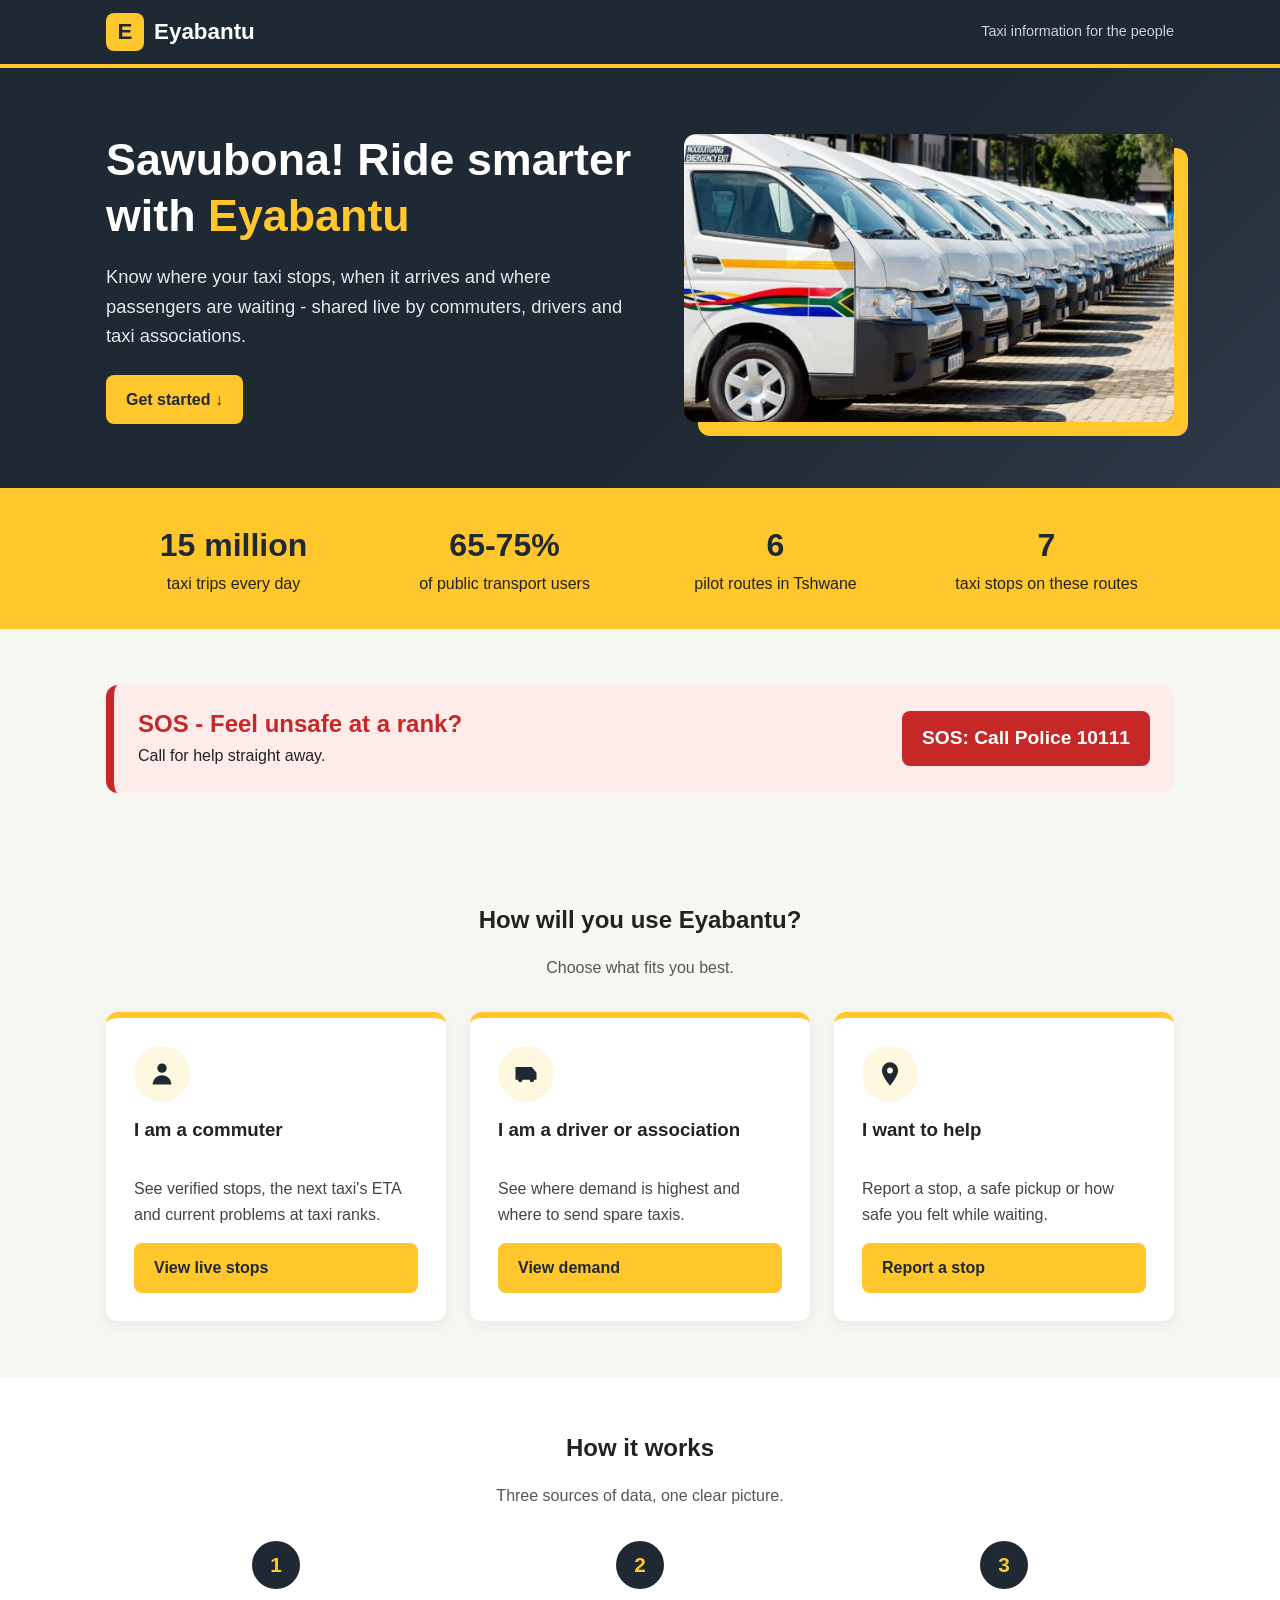
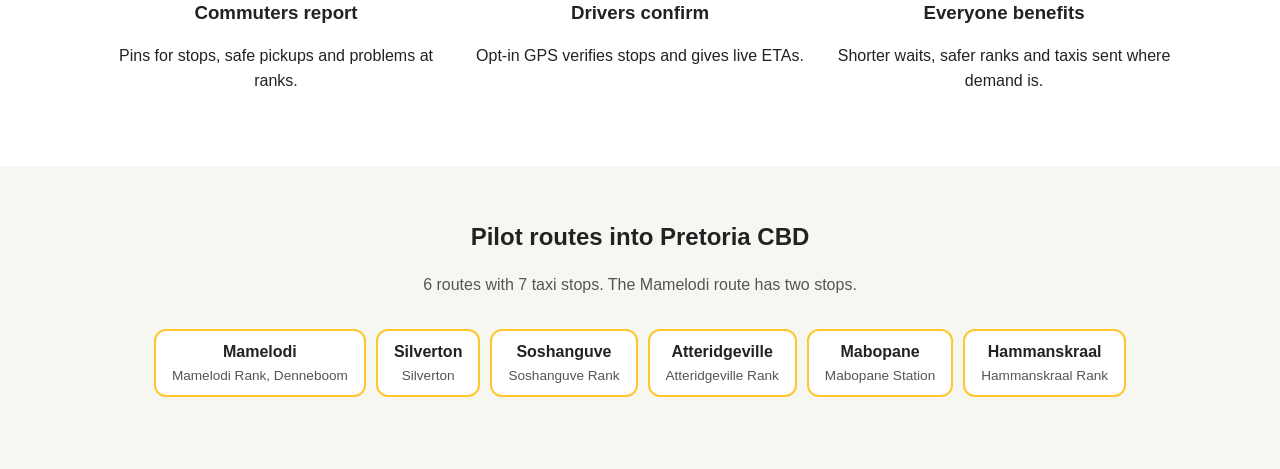
<file: index.html>
<!DOCTYPE html>
<html lang="en">
<head>
  <meta charset="UTF-8">
  <!-- Start page: forwards to the Eyabantu welcome page in templates/ (no JavaScript) -->
  <meta http-equiv="refresh" content="0; url=templates/index.html">
  <title>Eyabantu</title>
</head>
<body>
  <p>Opening Eyabantu... If nothing happens, <a href="templates/index.html">click here</a>.</p>
</body>
</html>
</file>
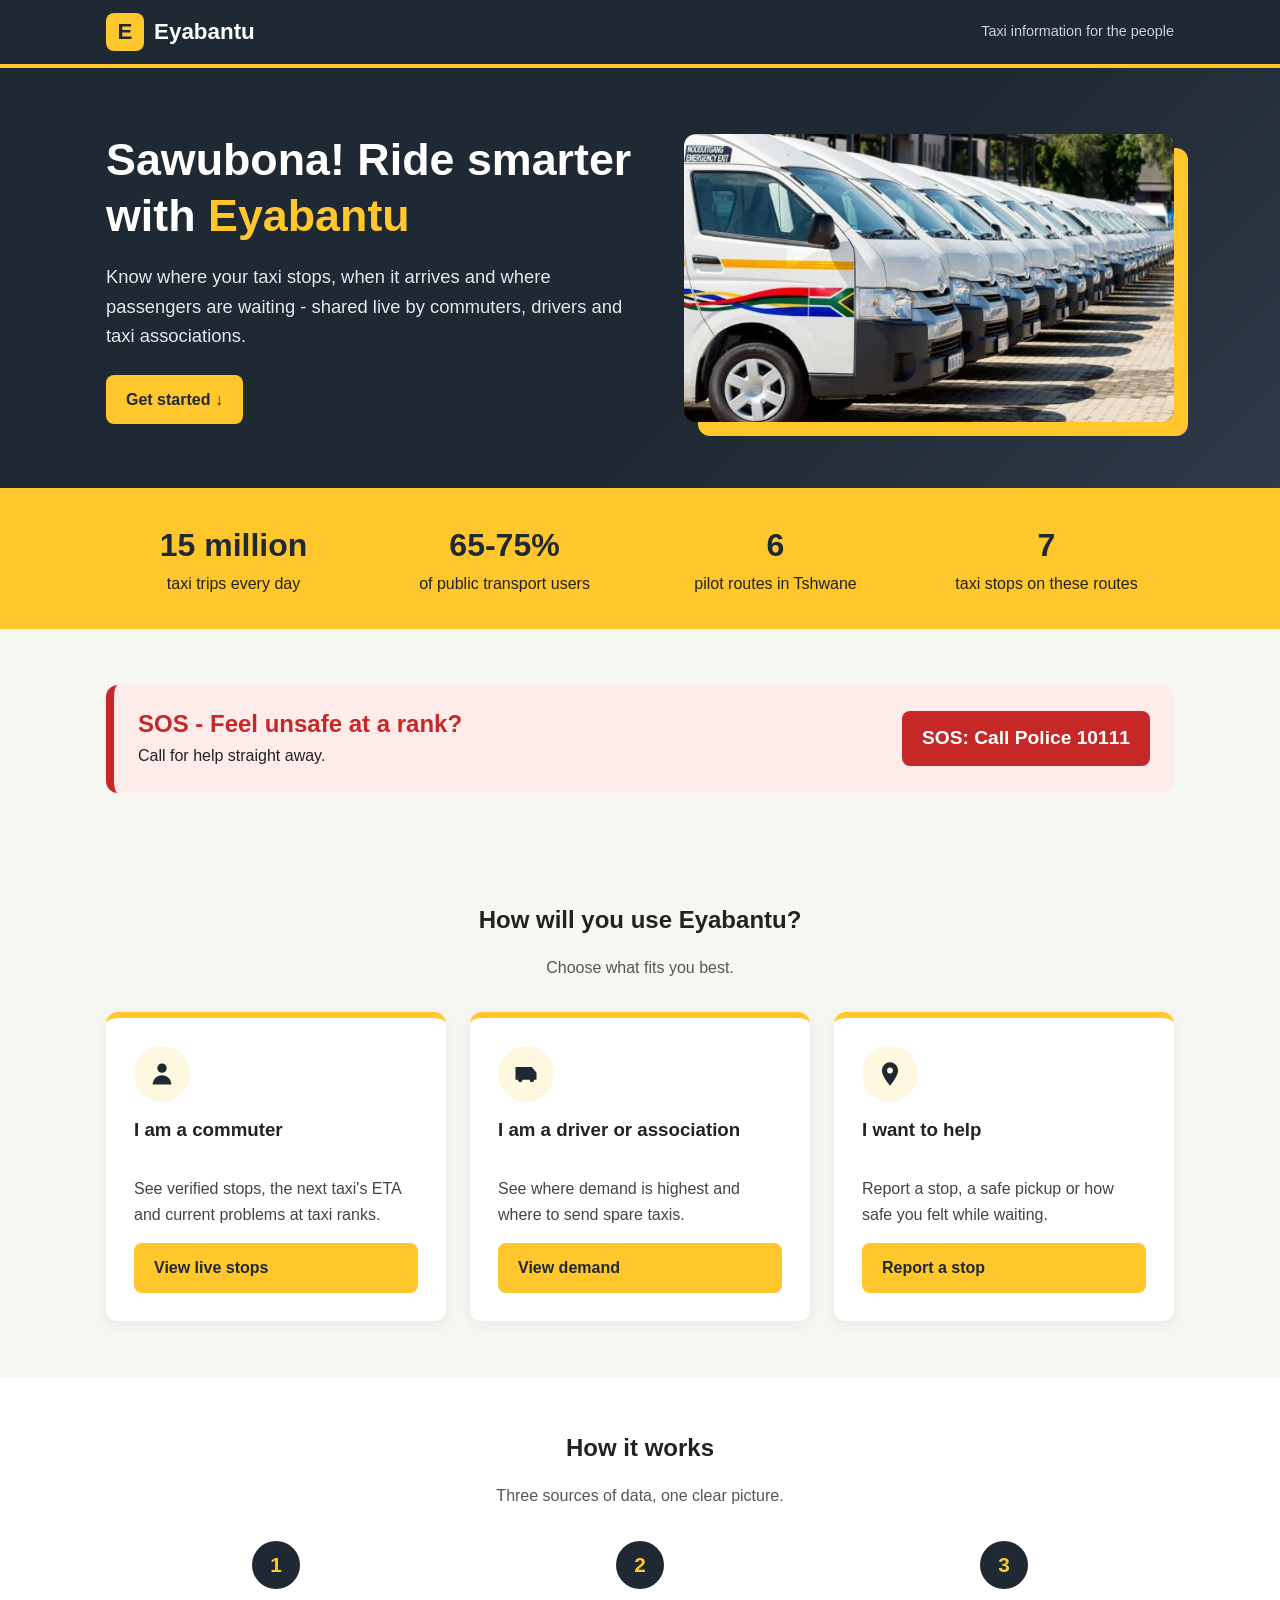
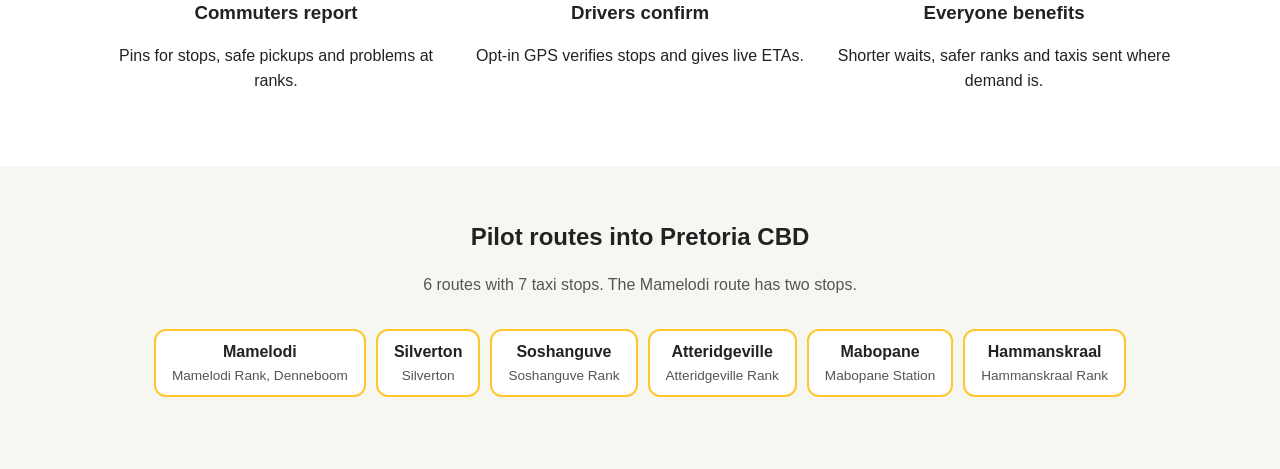
<file: templates/index.html>
<!DOCTYPE html>
<html lang="en">
<head>
  <meta charset="UTF-8">
  <meta name="viewport" content="width=device-width, initial-scale=1">
  <title>Welcome | Eyabantu</title>
  <link rel="stylesheet" href="../static/style.css">
</head>
<body>
  <header>
    <div class="wrap">
      <a href="index.html" class="brand"><span class="logo">E</span>Eyabantu</a>
      <span class="tagline">Taxi information for the people</span>
    </div>
  </header>

  <section class="hero">
    <div class="wrap">
      <div>
        <h1>Sawubona! Ride smarter with <span>Eyabantu</span></h1>
        <p>Know where your taxi stops, when it arrives and where passengers are waiting - shared live by commuters, drivers and taxi associations.</p>
        <a href="#choose" class="btn">Get started &darr;</a>
      </div>
      <img src="../static/taxis.jpg" alt="A row of white minibus taxis parked at a rank">
    </div>
  </section>

  <section class="stats" aria-label="Taxi industry facts">
    <div class="wrap">
      <div><strong>15 million</strong>taxi trips every day</div>
      <div><strong>65-75%</strong>of public transport users</div>
      <div><strong>6</strong>pilot routes in Tshwane</div>
      <div><strong>7</strong>taxi stops on these routes</div>
    </div>
  </section>

  <section class="band">
    <div class="wrap">
      <div class="sos" role="region" aria-labelledby="sos-title">
        <div>
          <h2 id="sos-title">SOS - Feel unsafe at a rank?</h2>
          <p>Call for help straight away.</p>
        </div>
        <a href="tel:10111" class="btn sos-btn">SOS: Call Police 10111</a>
      </div>
    </div>
  </section>

  <section class="band" id="choose">
    <div class="wrap">
      <div class="section-title">
        <h2>How will you use Eyabantu?</h2>
        <p>Choose what fits you best.</p>
      </div>
      <div class="grid3">
        <div class="block">
          <div class="icon" aria-hidden="true">
            <svg width="28" height="28" viewBox="0 0 24 24" fill="#1f2933"><circle cx="12" cy="7" r="4"/><path d="M4 21c0-4.4 3.6-8 8-8s8 3.6 8 8z"/></svg>
          </div>
          <h3>I am a commuter</h3>
          <p>See verified stops, the next taxi's ETA and current problems at taxi ranks.</p>
          <a href="stops.html" class="btn">View live stops</a>
        </div>
        <div class="block">
          <div class="icon" aria-hidden="true">
            <svg width="28" height="28" viewBox="0 0 24 24" fill="#1f2933"><path d="M3 6h14l4 5v6h-2a2 2 0 0 1-4 0H9a2 2 0 0 1-4 0H3z"/></svg>
          </div>
          <h3>I am a driver or association</h3>
          <p>See where demand is highest and where to send spare taxis.</p>
          <a href="demand.html" class="btn">View demand</a>
        </div>
        <div class="block">
          <div class="icon" aria-hidden="true">
            <svg width="28" height="28" viewBox="0 0 24 24" fill="#1f2933"><path d="M12 2a7 7 0 0 0-7 7c0 5 7 13 7 13s7-8 7-13a7 7 0 0 0-7-7zm0 9.5A2.5 2.5 0 1 1 12 6.5a2.5 2.5 0 0 1 0 5z"/></svg>
          </div>
          <h3>I want to help</h3>
          <p>Report a stop, a safe pickup or how safe you felt while waiting.</p>
          <a href="report.html" class="btn">Report a stop</a>
        </div>
      </div>
    </div>
  </section>

  <section class="band light">
    <div class="wrap">
      <div class="section-title">
        <h2>How it works</h2>
        <p>Three sources of data, one clear picture.</p>
      </div>
      <div class="grid3">
        <div class="step"><span class="num">1</span><h3>Commuters report</h3><p>Pins for stops, safe pickups and problems at ranks.</p></div>
        <div class="step"><span class="num">2</span><h3>Drivers confirm</h3><p>Opt-in GPS verifies stops and gives live ETAs.</p></div>
        <div class="step"><span class="num">3</span><h3>Everyone benefits</h3><p>Shorter waits, safer ranks and taxis sent where demand is.</p></div>
      </div>
    </div>
  </section>

  <section class="band">
    <div class="wrap">
      <div class="section-title">
        <h2>Pilot routes into Pretoria CBD</h2>
        <p>6 routes with 7 taxi stops. The Mamelodi route has two stops.</p>
      </div>
      <ul class="chips">
        <li>Mamelodi <span>Mamelodi Rank, Denneboom</span></li>
        <li>Silverton <span>Silverton</span></li>
        <li>Soshanguve <span>Soshanguve Rank</span></li>
        <li>Atteridgeville <span>Atteridgeville Rank</span></li>
        <li>Mabopane <span>Mabopane Station</span></li>
        <li>Hammanskraal <span>Hammanskraal Rank</span></li>
      </ul>
    </div>
  </section>
</body>
</html>
</file>
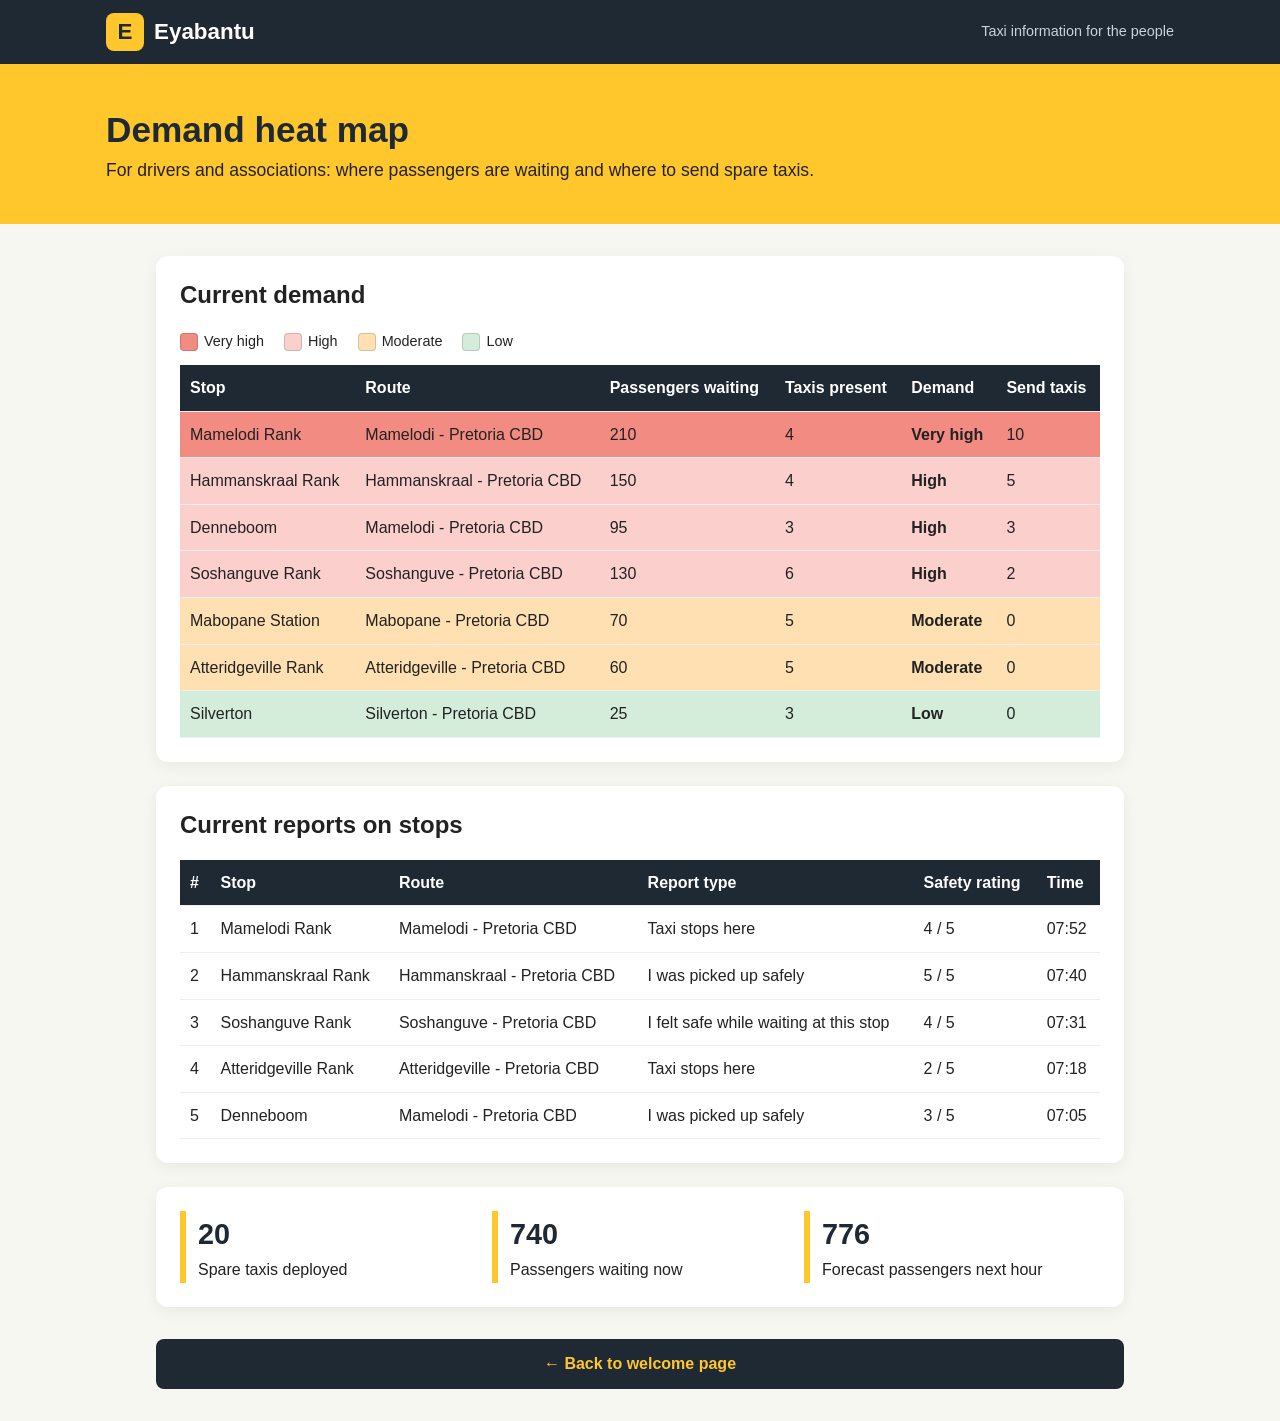
<file: templates/demand.html>
<!DOCTYPE html>
<html lang="en">
<head>
  <meta charset="UTF-8">
  <meta name="viewport" content="width=device-width, initial-scale=1">
  <title>Demand | Eyabantu</title>
  <link rel="stylesheet" href="../static/style.css">
</head>
<body>
  <header>
    <div class="wrap">
      <a href="index.html" class="brand"><span class="logo">E</span>Eyabantu</a>
      <span class="tagline">Taxi information for the people</span>
    </div>
  </header>
  <section class="page-banner">
    <div class="wrap">
      <h1>Demand heat map</h1>
      <p>For drivers and associations: where passengers are waiting and where to send spare taxis.</p>
    </div>
  </section>

  <main class="wrap">

    <section class="card">
      <h2>Current demand</h2>
      <ul class="legend" aria-label="Colour key">
        <li><span class="swatch very-high"></span>Very high</li>
        <li><span class="swatch high"></span>High</li>
        <li><span class="swatch moderate"></span>Moderate</li>
        <li><span class="swatch low"></span>Low</li>
      </ul>
      <table>
        <thead><tr><th>Stop</th><th>Route</th><th>Passengers waiting</th><th>Taxis present</th><th>Demand</th><th>Send taxis</th></tr></thead>
        <tbody>
          <tr class="very-high"><td>Mamelodi Rank</td><td>Mamelodi - Pretoria CBD</td><td>210</td><td>4</td><td><b>Very high</b></td><td>10</td></tr>
          <tr class="high"><td>Hammanskraal Rank</td><td>Hammanskraal - Pretoria CBD</td><td>150</td><td>4</td><td><b>High</b></td><td>5</td></tr>
          <tr class="high"><td>Denneboom</td><td>Mamelodi - Pretoria CBD</td><td>95</td><td>3</td><td><b>High</b></td><td>3</td></tr>
          <tr class="high"><td>Soshanguve Rank</td><td>Soshanguve - Pretoria CBD</td><td>130</td><td>6</td><td><b>High</b></td><td>2</td></tr>
          <tr class="moderate"><td>Mabopane Station</td><td>Mabopane - Pretoria CBD</td><td>70</td><td>5</td><td><b>Moderate</b></td><td>0</td></tr>
          <tr class="moderate"><td>Atteridgeville Rank</td><td>Atteridgeville - Pretoria CBD</td><td>60</td><td>5</td><td><b>Moderate</b></td><td>0</td></tr>
          <tr class="low"><td>Silverton</td><td>Silverton - Pretoria CBD</td><td>25</td><td>3</td><td><b>Low</b></td><td>0</td></tr>
        </tbody>
      </table>
    </section>

    <section class="card">
      <h2>Current reports on stops</h2>
      <table>
        <thead><tr><th>#</th><th>Stop</th><th>Route</th><th>Report type</th><th>Safety rating</th><th>Time</th></tr></thead>
        <tbody>
          <tr><td>1</td><td>Mamelodi Rank</td><td>Mamelodi - Pretoria CBD</td><td>Taxi stops here</td><td>4 / 5</td><td>07:52</td></tr>
          <tr><td>2</td><td>Hammanskraal Rank</td><td>Hammanskraal - Pretoria CBD</td><td>I was picked up safely</td><td>5 / 5</td><td>07:40</td></tr>
          <tr><td>3</td><td>Soshanguve Rank</td><td>Soshanguve - Pretoria CBD</td><td>I felt safe while waiting at this stop</td><td>4 / 5</td><td>07:31</td></tr>
          <tr><td>4</td><td>Atteridgeville Rank</td><td>Atteridgeville - Pretoria CBD</td><td>Taxi stops here</td><td>2 / 5</td><td>07:18</td></tr>
          <tr><td>5</td><td>Denneboom</td><td>Mamelodi - Pretoria CBD</td><td>I was picked up safely</td><td>3 / 5</td><td>07:05</td></tr>
        </tbody>
      </table>
    </section>

    <section class="card kpis">
      <div><span>20</span>Spare taxis deployed</div>
      <div><span>740</span>Passengers waiting now</div>
      <div><span>776</span>Forecast passengers next hour</div>
    </section>

    <a href="index.html" class="btn back">&larr; Back to welcome page</a>
  </main>
</body>
</html>
</file>
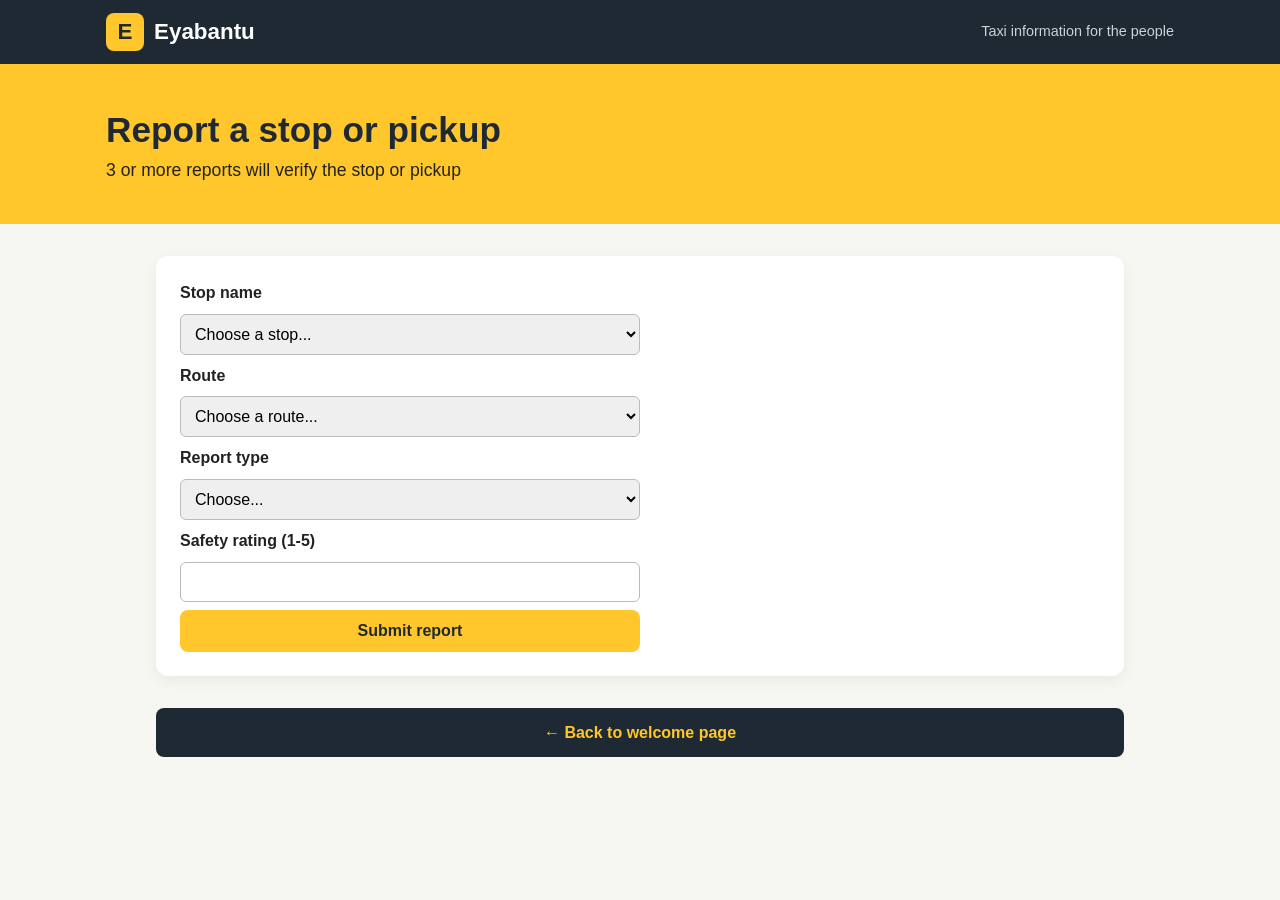
<file: templates/report.html>
<!DOCTYPE html>
<html lang="en">
<head>
  <meta charset="UTF-8">
  <meta name="viewport" content="width=device-width, initial-scale=1">
  <title>Report a Stop | Eyabantu</title>
  <link rel="stylesheet" href="../static/style.css">
</head>
<body>
  <header>
    <div class="wrap">
      <a href="index.html" class="brand"><span class="logo">E</span>Eyabantu</a>
      <span class="tagline">Taxi information for the people</span>
    </div>
  </header>
  <section class="page-banner">
    <div class="wrap">
      <h1>Report a stop or pickup</h1>
      <p>3 or more reports will verify the stop or pickup</p>
    </div>
  </section>

  <main class="wrap">

    <section class="card">
      <form>
        <label for="stop">Stop name</label>
        <select id="stop" name="stop" required aria-describedby="stop-err">
          <option value="">Choose a stop...</option>
          <option>Mamelodi Rank</option>
          <option>Denneboom</option>
          <option>Silverton</option>
          <option>Soshanguve Rank</option>
          <option>Atteridgeville Rank</option>
          <option>Mabopane Station</option>
          <option>Hammanskraal Rank</option>
        </select>
        <span class="error" id="stop-err">Please choose a stop.</span>

        <label for="route">Route</label>
        <select id="route" name="route" required aria-describedby="route-err">
          <option value="">Choose a route...</option>
          <option>Mamelodi - Pretoria CBD</option>
          <option>Silverton - Pretoria CBD</option>
          <option>Soshanguve - Pretoria CBD</option>
          <option>Atteridgeville - Pretoria CBD</option>
          <option>Mabopane - Pretoria CBD</option>
          <option>Hammanskraal - Pretoria CBD</option>
        </select>
        <span class="error" id="route-err">Please choose a route.</span>

        <label for="type">Report type</label>
        <select id="type" name="type" required aria-describedby="type-err">
          <option value="">Choose...</option>
          <option>Taxi stops here</option>
          <option>I was picked up safely</option>
          <option>I felt safe while waiting at this stop</option>
        </select>
        <span class="error" id="type-err">Please choose a report type.</span>

        <label for="safety">Safety rating (1-5)</label>
        <input id="safety" name="safety" type="number" min="1" max="5" required aria-describedby="safety-err">
        <span class="error" id="safety-err">Enter a rating between 1 and 5.</span>

        <button type="submit">Submit report</button>
      </form>
    </section>

    <a href="index.html" class="btn back">&larr; Back to welcome page</a>
  </main>
</body>
</html>
</file>
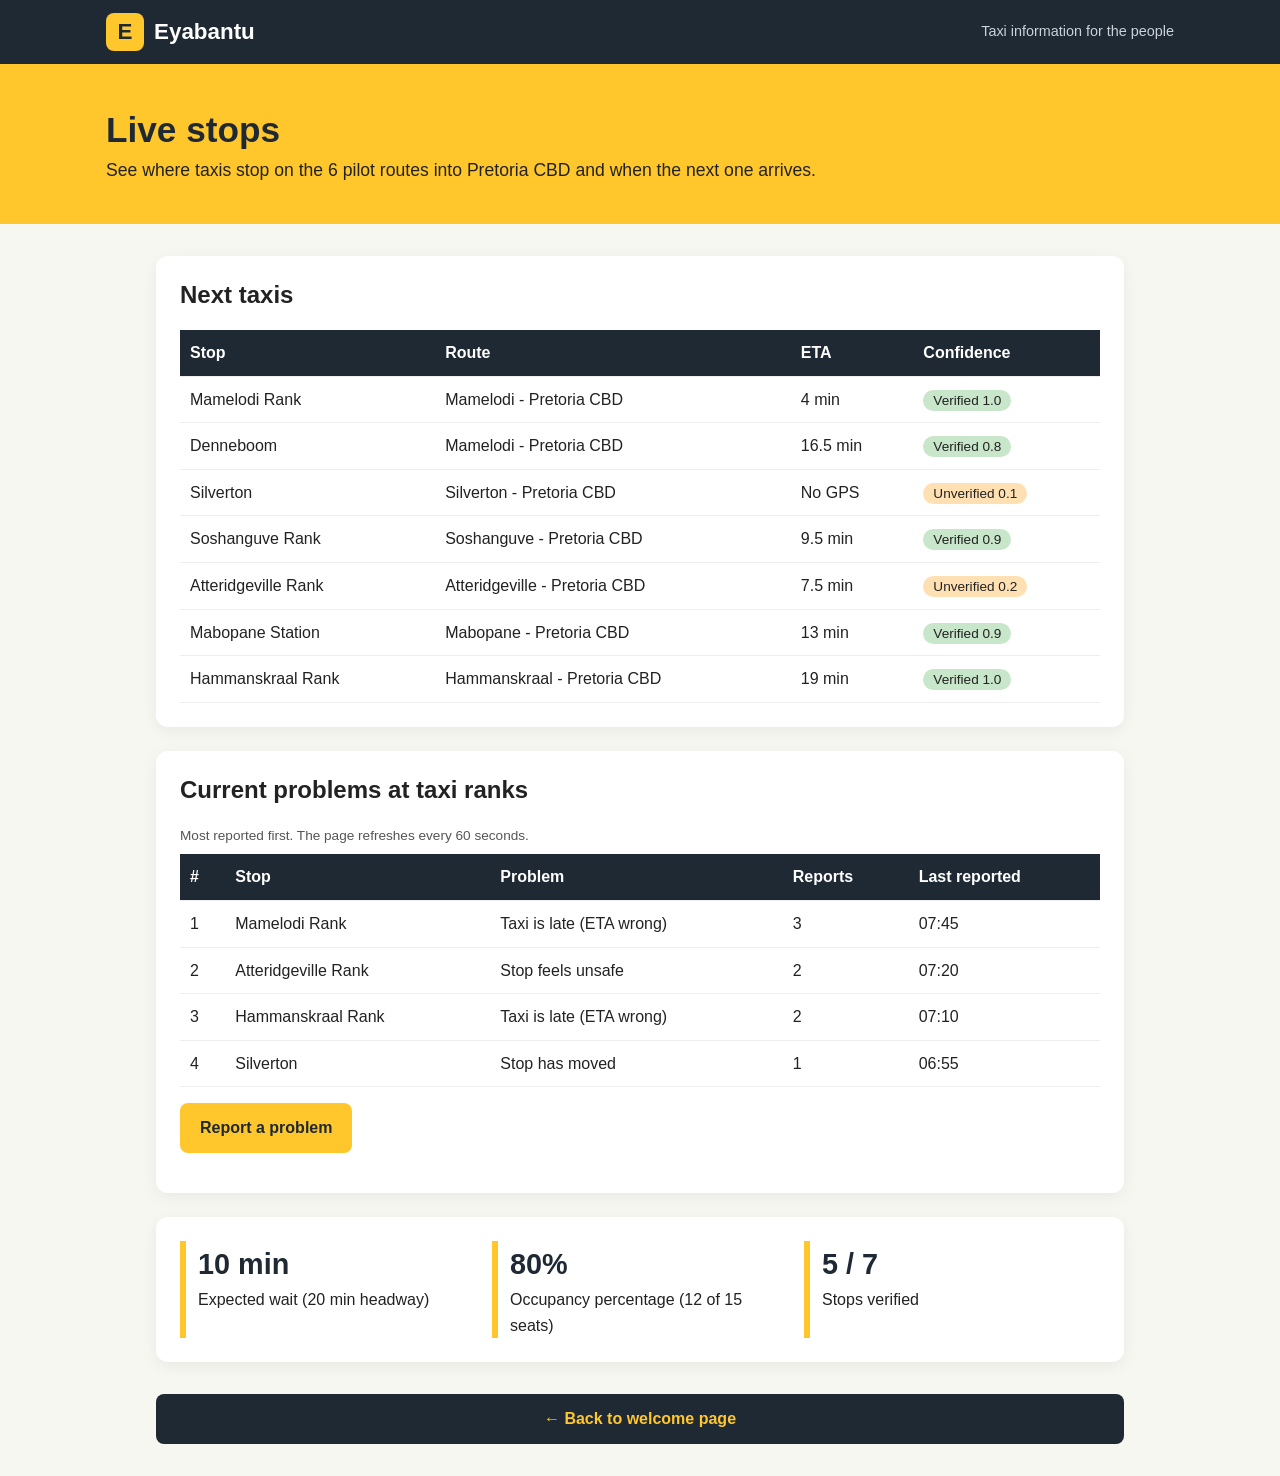
<file: templates/stops.html>
<!DOCTYPE html>
<html lang="en">
<head>
  <meta charset="UTF-8">
  <meta name="viewport" content="width=device-width, initial-scale=1">
  <!-- Reloads the page every 60 seconds so the tables stay current (no JavaScript needed) -->
  <meta http-equiv="refresh" content="60">
  <title>Live Stops | Eyabantu</title>
  <link rel="stylesheet" href="../static/style.css">
</head>
<body>
  <header>
    <div class="wrap">
      <a href="index.html" class="brand"><span class="logo">E</span>Eyabantu</a>
      <span class="tagline">Taxi information for the people</span>
    </div>
  </header>
  <section class="page-banner">
    <div class="wrap">
      <h1>Live stops</h1>
      <p>See where taxis stop on the 6 pilot routes into Pretoria CBD and when the next one arrives.</p>
    </div>
  </section>

  <main class="wrap">

    <section class="card">
      <h2>Next taxis</h2>
      <table>
        <thead><tr><th>Stop</th><th>Route</th><th>ETA</th><th>Confidence</th></tr></thead>
        <tbody>
          <tr><td>Mamelodi Rank</td><td>Mamelodi - Pretoria CBD</td><td>4 min</td><td><span class="badge ok">Verified 1.0</span></td></tr>
          <tr><td>Denneboom</td><td>Mamelodi - Pretoria CBD</td><td>16.5 min</td><td><span class="badge ok">Verified 0.8</span></td></tr>
          <tr><td>Silverton</td><td>Silverton - Pretoria CBD</td><td>No GPS</td><td><span class="badge warn">Unverified 0.1</span></td></tr>
          <tr><td>Soshanguve Rank</td><td>Soshanguve - Pretoria CBD</td><td>9.5 min</td><td><span class="badge ok">Verified 0.9</span></td></tr>
          <tr><td>Atteridgeville Rank</td><td>Atteridgeville - Pretoria CBD</td><td>7.5 min</td><td><span class="badge warn">Unverified 0.2</span></td></tr>
          <tr><td>Mabopane Station</td><td>Mabopane - Pretoria CBD</td><td>13 min</td><td><span class="badge ok">Verified 0.9</span></td></tr>
          <tr><td>Hammanskraal Rank</td><td>Hammanskraal - Pretoria CBD</td><td>19 min</td><td><span class="badge ok">Verified 1.0</span></td></tr>
        </tbody>
      </table>
    </section>

    <section class="card">
      <h2>Current problems at taxi ranks</h2>
      <table>
        <caption>Most reported first. The page refreshes every 60 seconds.</caption>
        <thead><tr><th>#</th><th>Stop</th><th>Problem</th><th>Reports</th><th>Last reported</th></tr></thead>
        <tbody>
          <tr><td>1</td><td>Mamelodi Rank</td><td>Taxi is late (ETA wrong)</td><td>3</td><td>07:45</td></tr>
          <tr><td>2</td><td>Atteridgeville Rank</td><td>Stop feels unsafe</td><td>2</td><td>07:20</td></tr>
          <tr><td>3</td><td>Hammanskraal Rank</td><td>Taxi is late (ETA wrong)</td><td>2</td><td>07:10</td></tr>
          <tr><td>4</td><td>Silverton</td><td>Stop has moved</td><td>1</td><td>06:55</td></tr>
        </tbody>
      </table>
      <p><a href="#report-problem" class="btn">Report a problem</a></p>
    </section>

    <section class="card kpis">
      <div><span>10 min</span>Expected wait (20 min headway)</div>
      <div><span>80%</span>Occupancy percentage (12 of 15 seats)</div>
      <div><span>5 / 7</span>Stops verified</div>
    </section>

    <a href="index.html" class="btn back">&larr; Back to welcome page</a>
  </main>

  <!-- Pop-up in pure CSS: shown when the link above adds #report-problem to the URL -->
  <div class="modal" id="report-problem" role="dialog" aria-labelledby="problemTitle">
    <form class="modal-box" action="#">
      <div class="modal-head">
        <h2 id="problemTitle">Report a problem</h2>
        <a href="#" class="close" aria-label="Close">&times;</a>
      </div>
      <label for="p-stop">Stop</label>
      <select id="p-stop" name="stop" required aria-describedby="p-stop-err">
        <option value="">Choose a stop...</option>
        <option>Mamelodi Rank</option>
        <option>Denneboom</option>
        <option>Silverton</option>
        <option>Soshanguve Rank</option>
        <option>Atteridgeville Rank</option>
        <option>Mabopane Station</option>
        <option>Hammanskraal Rank</option>
      </select>
      <span class="error" id="p-stop-err">Please choose a stop.</span>

      <label for="p-type">Problem</label>
      <select id="p-type" name="problem" required aria-describedby="p-type-err">
        <option value="">Choose a problem...</option>
        <option>Taxi is late (ETA wrong)</option>
        <option>Stop has moved</option>
        <option>Stop feels unsafe</option>
      </select>
      <span class="error" id="p-type-err">Please choose a problem type.</span>

      <label for="p-note">Details (optional)</label>
      <textarea id="p-note" name="note" rows="2" maxlength="200"></textarea>

      <div class="modal-actions">
        <a href="#" class="btn secondary">Cancel</a>
        <button type="submit">Send report</button>
      </div>
    </form>
  </div>
</body>
</html>
</file>
<file: static/style.css>
/* Shared styles for all Eyabantu pages: taxi yellow + charcoal, one font, 8/16px spacing scale */
:root {
  --taxi: #ffc72c; --taxi-dark: #e0a800; --main: #1f2933; --ink: #222; --soft: #fff8e1;
  --error: #c62828; --gap: 16px; --width: 1100px;
}
* { box-sizing: border-box; }
body { margin: 0; font-family: "Segoe UI", Arial, sans-serif; background: #f7f7f2; color: var(--ink); line-height: 1.6; }
h1, h2, h3 { margin-top: 0; line-height: 1.25; }
.wrap { max-width: var(--width); margin: auto; padding: 0 var(--gap); }

/* Header: sticky, logo links back to the welcome page */
header { position: sticky; top: 0; z-index: 10; background: var(--main); border-bottom: 4px solid var(--taxi); }
header .wrap { display: flex; align-items: center; justify-content: space-between; height: 64px; }
.brand { display: flex; align-items: center; gap: 10px; color: #fff; font-weight: bold; font-size: 1.4em; text-decoration: none; }
.logo { display: grid; place-items: center; width: 38px; height: 38px; border-radius: 8px; background: var(--taxi); color: var(--main); }
.tagline { color: #cbd2d9; font-size: 0.9em; }

/* Buttons (links styled as buttons) */
.btn, button { display: inline-block; background: var(--taxi); color: var(--main); font-weight: bold; padding: 12px 20px;
  border: 0; border-radius: 8px; text-decoration: none; font-size: 1em; cursor: pointer; transition: transform 0.15s, background 0.15s; }
.btn:hover, button:hover { background: var(--taxi-dark); transform: translateY(-2px); }
.btn.secondary { background: #e0e0e0; }
.back { display: block; text-align: center; margin: 32px 0; background: var(--main); color: var(--taxi); }
.back:hover { background: #111; }

/* Sections */
section.band { padding: 56px 0; }
.section-title { text-align: center; margin-bottom: 32px; }
.section-title p { color: #555; margin: 0; }

/* Welcome page: hero */
.hero { background: linear-gradient(135deg, var(--main) 60%, #2d3a48); color: #fff; padding: 64px 0; }
.hero .wrap { display: grid; grid-template-columns: 1.1fr 1fr; gap: 40px; align-items: center; }
.hero h1 { font-size: 2.8em; margin-bottom: 16px; }
.hero h1 span { color: var(--taxi); }
.hero p { font-size: 1.15em; color: #e4e7eb; margin-bottom: 24px; }
.hero img { width: 100%; border-radius: 12px; box-shadow: 14px 14px 0 var(--taxi); }

/* Welcome page: yellow stats band */
.stats { background: var(--taxi); padding: 32px 0; }
.stats .wrap { display: grid; grid-template-columns: repeat(auto-fit, minmax(140px, 1fr)); gap: var(--gap); text-align: center; }
.stats strong { display: block; font-size: 2em; color: var(--main); }

/* Welcome page: SOS */
.sos { display: flex; flex-wrap: wrap; align-items: center; justify-content: space-between; gap: var(--gap);
  background: #fdecea; border-left: 8px solid var(--error); border-radius: 12px; padding: 24px; }
.sos h2 { color: var(--error); margin: 0 0 4px; }
.sos p { margin: 0; }
.sos-btn { background: var(--error); color: #fff; font-size: 1.2em; }
.sos-btn:hover { background: #8e1c1c; }

/* Welcome page: user blocks and steps */
.grid3 { display: grid; grid-template-columns: repeat(auto-fit, minmax(250px, 1fr)); gap: 24px; }
.block { background: #fff; border-radius: 12px; padding: 28px; border-top: 6px solid var(--taxi);
  box-shadow: 0 4px 16px rgba(0, 0, 0, 0.06); display: flex; flex-direction: column; transition: transform 0.15s, box-shadow 0.15s; }
.block:hover { transform: translateY(-4px); box-shadow: 0 10px 24px rgba(0, 0, 0, 0.1); }
.block p { flex: 1; color: #444; }
.icon { display: grid; place-items: center; width: 56px; height: 56px; border-radius: 50%; background: var(--soft); margin-bottom: 16px; }
.light { background: #fff; }
.step { text-align: center; }
.step .num { display: grid; place-items: center; width: 48px; height: 48px; margin: 0 auto 12px; border-radius: 50%;
  background: var(--main); color: var(--taxi); font-weight: bold; font-size: 1.3em; }
.chips { display: flex; flex-wrap: wrap; gap: 10px; justify-content: center; padding: 0; list-style: none; }
.chips li { background: #fff; border: 2px solid var(--taxi); border-radius: 12px; padding: 8px 16px; font-weight: bold; text-align: center; }
.chips li span { display: block; font-weight: normal; font-size: 0.85em; color: #555; }

/* Inner pages: yellow page banner */
.page-banner { background: var(--taxi); padding: 40px 0; margin-bottom: 32px; }
.page-banner h1 { color: var(--main); font-size: 2.2em; margin-bottom: 4px; }
.page-banner p { margin: 0; font-size: 1.1em; }
main.wrap { max-width: 1000px; }

/* Cards and tables */
.card { background: #fff; border-radius: 12px; padding: 24px; margin-bottom: 24px; overflow-x: auto; box-shadow: 0 4px 16px rgba(0, 0, 0, 0.06); }
table { width: 100%; border-collapse: collapse; }
caption { caption-side: top; text-align: left; font-size: 0.85em; color: #555; padding-bottom: 8px; }
th, td { text-align: left; padding: 10px; border-bottom: 1px solid #eee; }
th { background: var(--main); color: #fff; }
tbody tr:hover { background: var(--soft); }
/* Demand colour code: very high and high = reds, moderate = light orange, low = light green */
.very-high { background: #f28b82; }
.high { background: #fbd0cc; }
.moderate { background: #ffe0b2; }
.low { background: #d4edda; }
.legend { display: flex; flex-wrap: wrap; gap: 8px 20px; list-style: none; padding: 0; margin: 0 0 12px; font-size: 0.9em; }
.legend li { display: flex; align-items: center; gap: 6px; }
.swatch { width: 18px; height: 18px; border-radius: 4px; border: 1px solid rgba(0, 0, 0, 0.15); }
.badge { padding: 3px 10px; border-radius: 999px; font-size: 0.85em; white-space: nowrap; }
.ok { background: #c8e6c9; }
.warn { background: #ffe0b2; }

/* KPI tiles */
.kpis { display: grid; grid-template-columns: repeat(auto-fit, minmax(200px, 1fr)); gap: var(--gap); }
.kpis div { border-left: 6px solid var(--taxi); padding-left: 12px; }
.kpis span { display: block; font-size: 1.8em; font-weight: bold; color: var(--main); }

/* Forms and error messages (shown only after the user has touched a field) */
form { display: grid; gap: 8px; max-width: 460px; }
label { font-weight: bold; }
input, select, textarea { padding: 10px; font-size: 1em; border: 1px solid #bbb; border-radius: 6px; }
input:focus, select:focus, textarea:focus { outline: 3px solid var(--taxi); }
.error { display: none; color: var(--error); font-size: 0.85em; }
input:user-invalid, select:user-invalid { border: 2px solid var(--error); }
input:user-invalid + .error, select:user-invalid + .error { display: block; }

/* Pop-up (modal) in pure CSS: opens when the URL ends in #report-problem */
.modal { display: none; position: fixed; inset: 0; z-index: 20; background: rgba(0, 0, 0, 0.55); padding: var(--gap); }
.modal:target { display: flex; align-items: center; justify-content: center; }
.modal-box { background: #fff; border-radius: 12px; padding: 24px; width: 100%; max-width: 440px; border-top: 6px solid var(--taxi); }
.modal-head { display: flex; justify-content: space-between; align-items: center; }
.close { font-size: 1.6em; color: #555; text-decoration: none; }
.modal-actions { display: flex; gap: 8px; justify-content: flex-end; }

/* Phones */
@media (max-width: 760px) {
  .hero .wrap { grid-template-columns: 1fr; }
  .hero h1 { font-size: 2em; }
  .tagline { display: none; }
  section.band { padding: 40px 0; }
}
</file>
